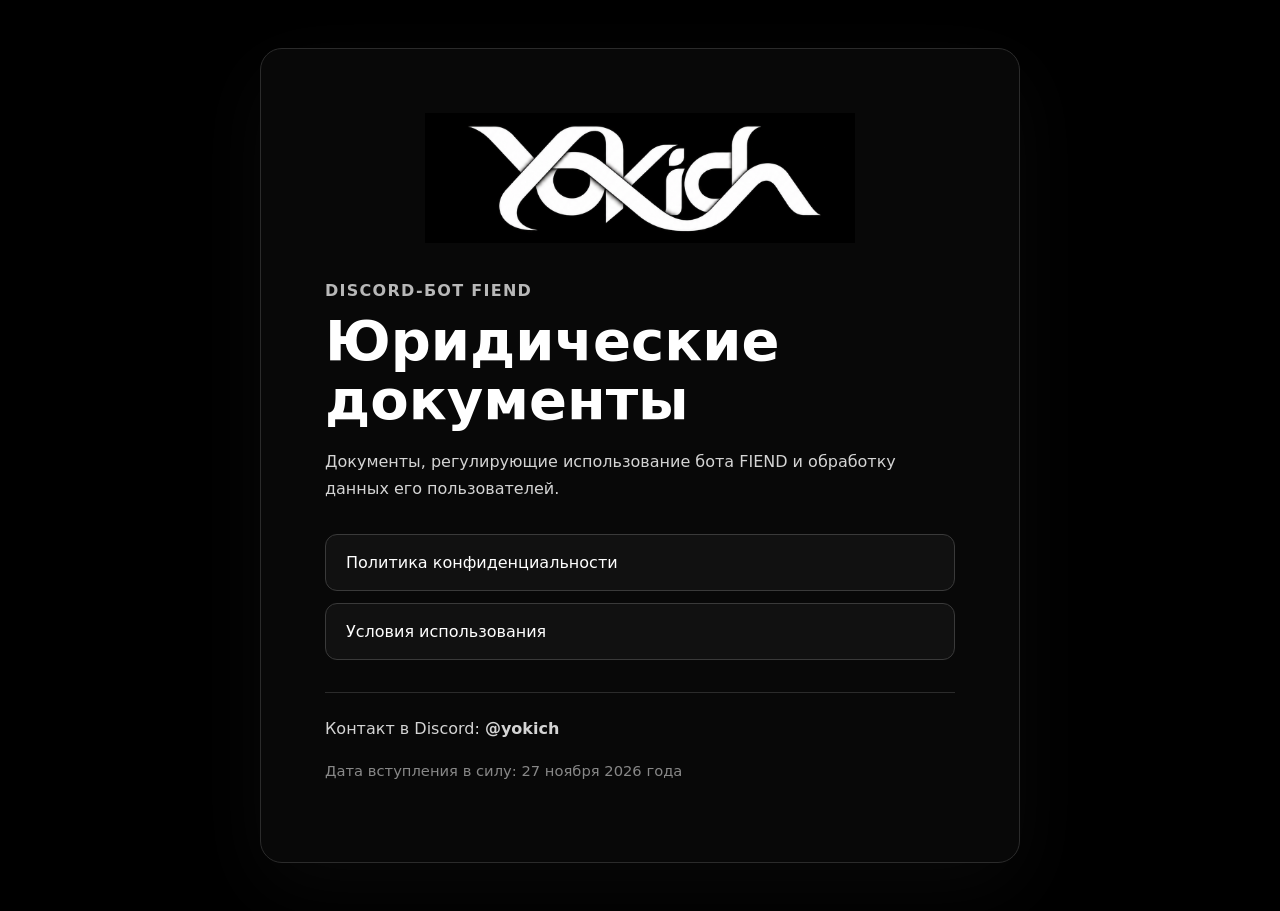
<file: index.html>
<!doctype html>
<html lang="ru">
<head>
  <meta charset="utf-8">
  <meta name="viewport" content="width=device-width, initial-scale=1">
  <meta name="description" content="Юридические документы Discord-бота FIEND">
  <title>FIEND — юридические документы</title>
  <link rel="stylesheet" href="style.css">
</head>
<body>
  <main class="card">
    <div class="brand-logo">
      <img src="logo.png" alt="Логотип FIEND">
    </div>
    <p class="eyebrow">Discord-бот FIEND</p>
    <h1>Юридические документы</h1>
    <p>Документы, регулирующие использование бота FIEND и обработку данных его пользователей.</p>
    <nav aria-label="Юридические документы">
      <a href="privacy.html">Политика конфиденциальности</a>
      <a href="terms.html">Условия использования</a>
    </nav>
    <p class="contact">Контакт в Discord: <strong>@yokich</strong></p>
    <p class="muted">Дата вступления в силу: 27 ноября 2026 года</p>
  </main>
</body>
</html>
</file>
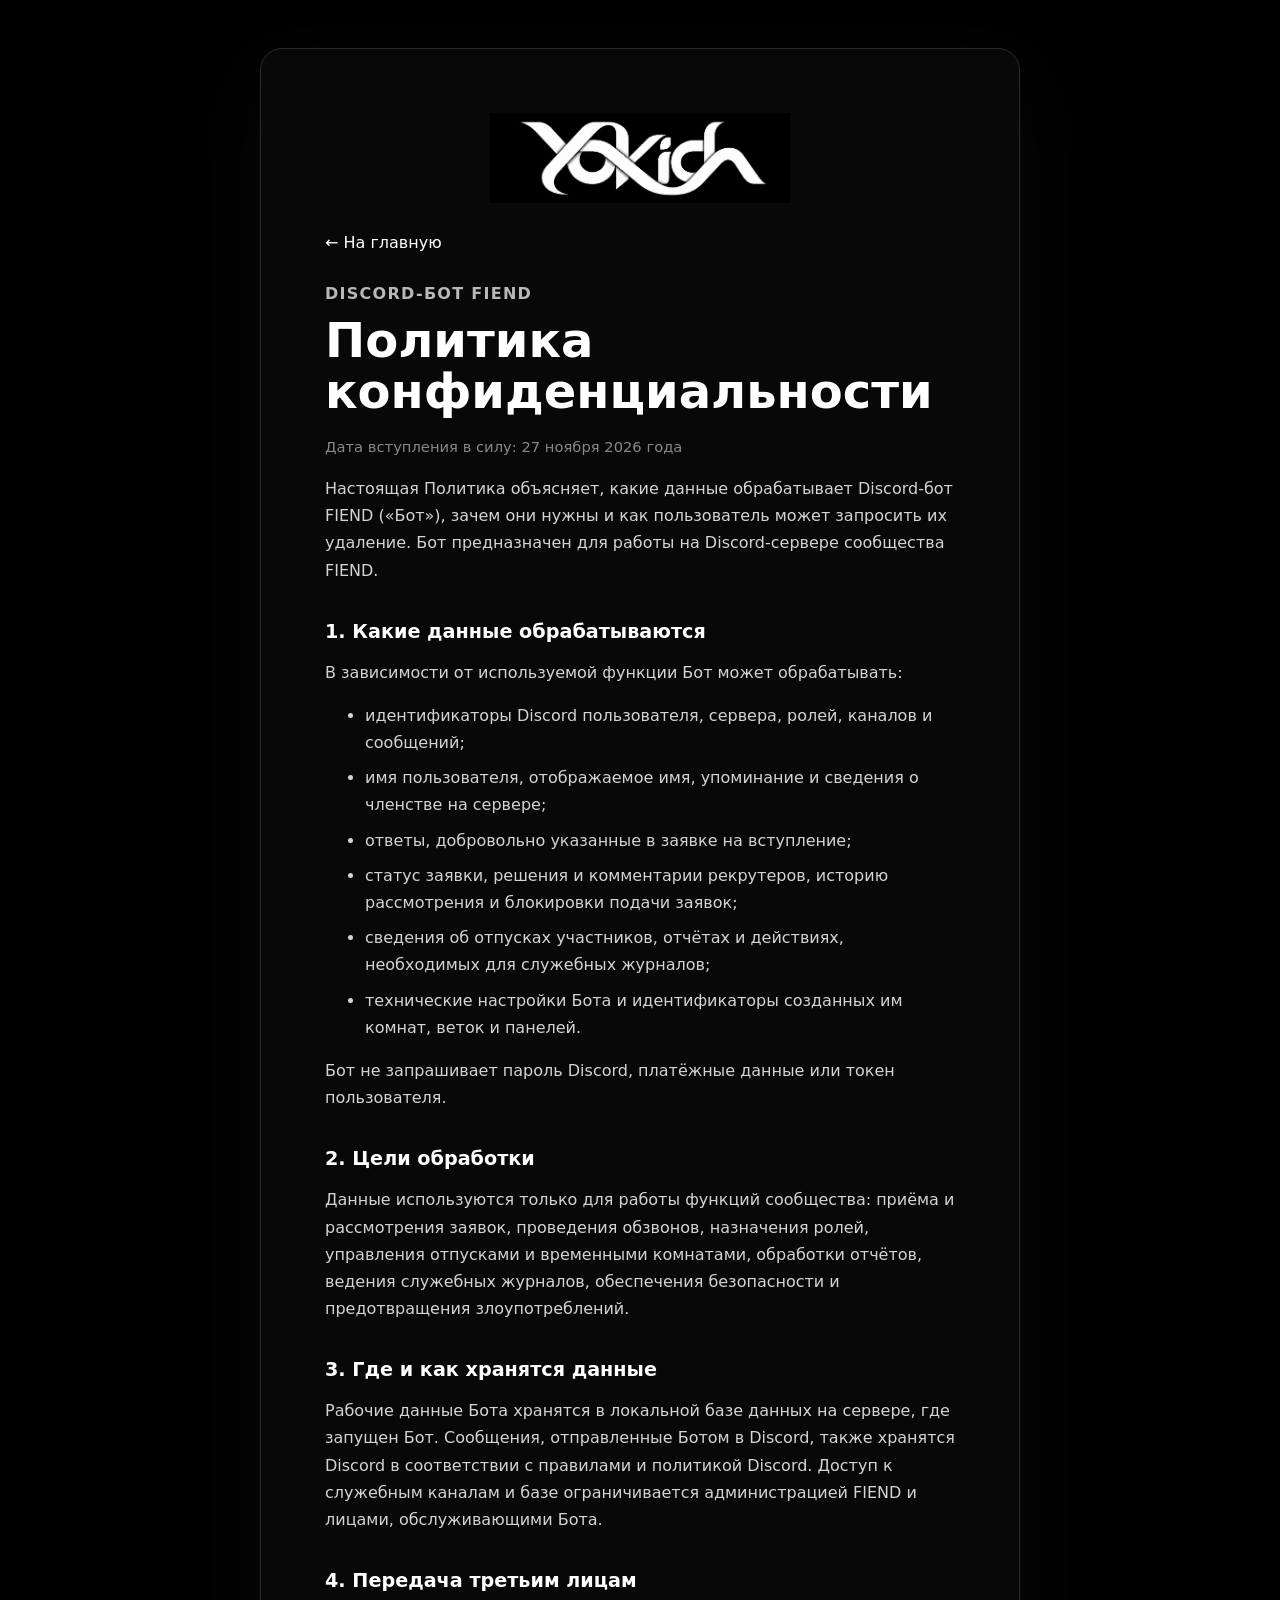
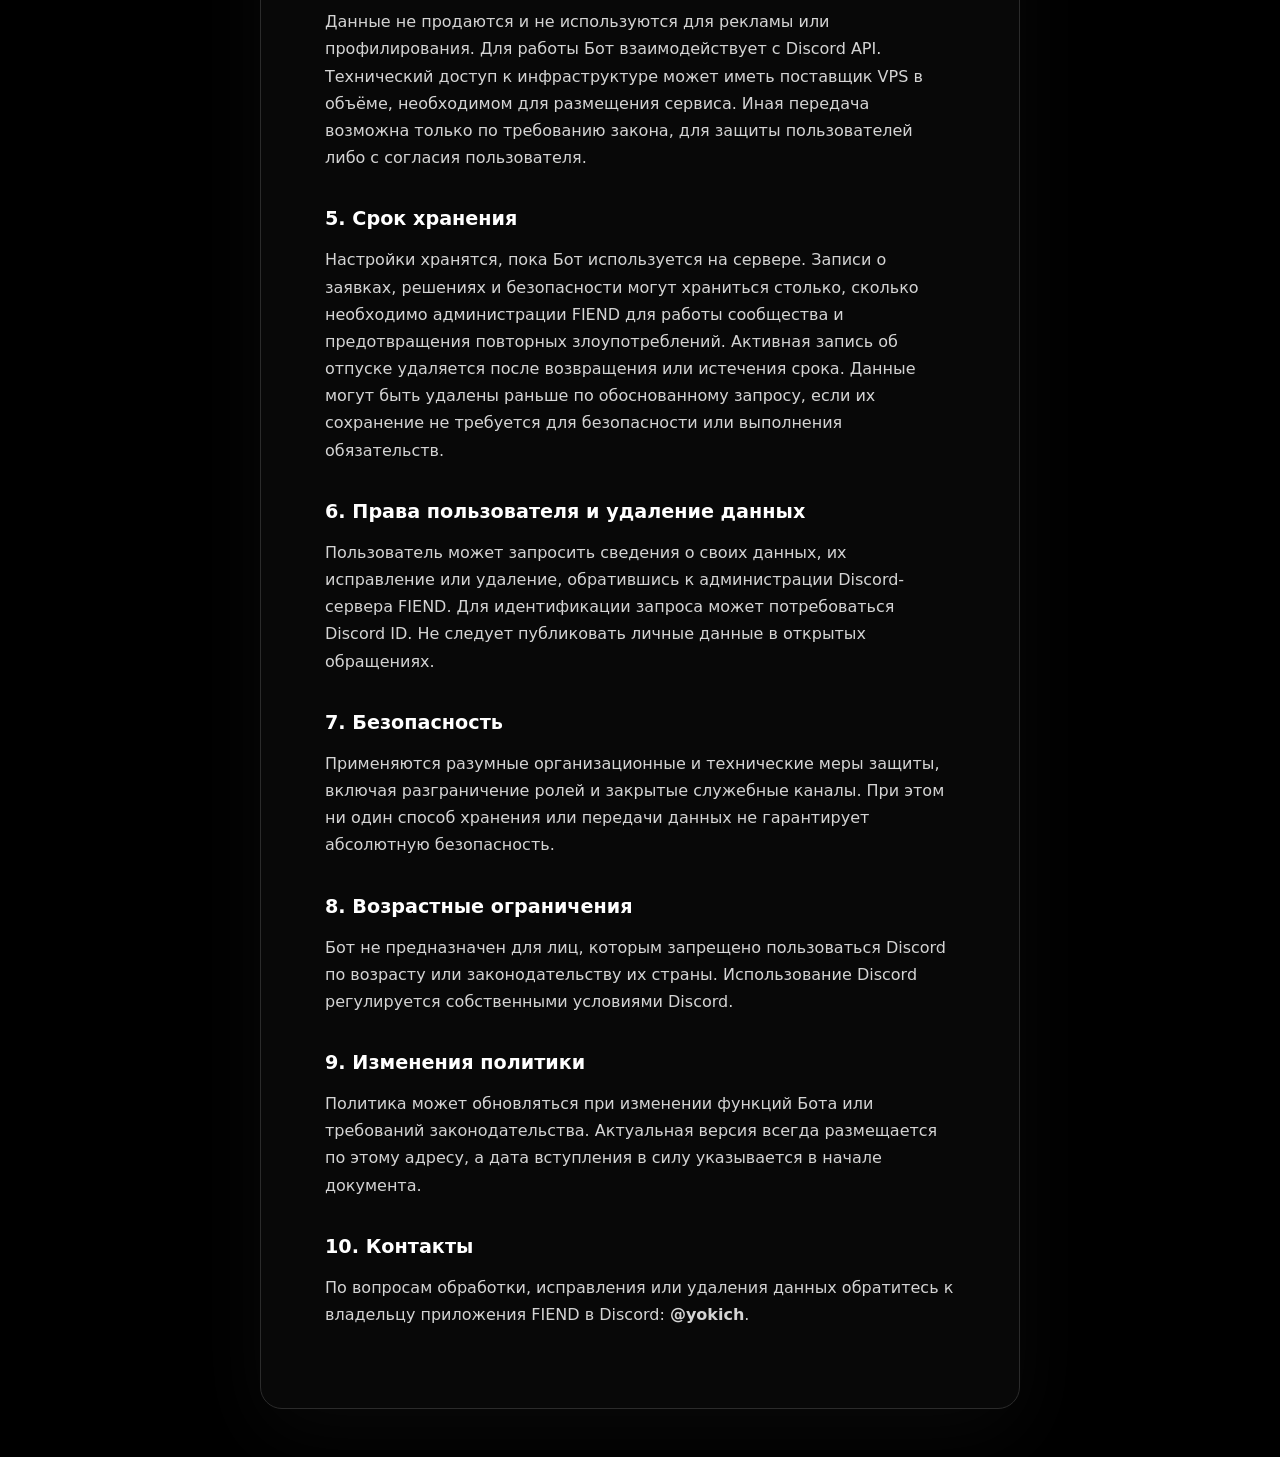
<file: privacy.html>
<!doctype html>
<html lang="ru">
<head>
  <meta charset="utf-8">
  <meta name="viewport" content="width=device-width, initial-scale=1">
  <meta name="description" content="Политика конфиденциальности Discord-бота FIEND">
  <title>Политика конфиденциальности — FIEND</title>
  <link rel="stylesheet" href="style.css">
</head>
<body>
  <main class="card document">
    <a class="brand-logo compact" href="index.html" aria-label="FIEND — на главную">
      <img src="logo.png" alt="Логотип FIEND">
    </a>
    <a class="back" href="index.html">← На главную</a>
    <p class="eyebrow">Discord-бот FIEND</p>
    <h1>Политика конфиденциальности</h1>
    <p class="muted">Дата вступления в силу: 27 ноября 2026 года</p>

    <p>Настоящая Политика объясняет, какие данные обрабатывает Discord-бот FIEND («Бот»), зачем они нужны и как пользователь может запросить их удаление. Бот предназначен для работы на Discord-сервере сообщества FIEND.</p>

    <h2>1. Какие данные обрабатываются</h2>
    <p>В зависимости от используемой функции Бот может обрабатывать:</p>
    <ul>
      <li>идентификаторы Discord пользователя, сервера, ролей, каналов и сообщений;</li>
      <li>имя пользователя, отображаемое имя, упоминание и сведения о членстве на сервере;</li>
      <li>ответы, добровольно указанные в заявке на вступление;</li>
      <li>статус заявки, решения и комментарии рекрутеров, историю рассмотрения и блокировки подачи заявок;</li>
      <li>сведения об отпусках участников, отчётах и действиях, необходимых для служебных журналов;</li>
      <li>технические настройки Бота и идентификаторы созданных им комнат, веток и панелей.</li>
    </ul>
    <p>Бот не запрашивает пароль Discord, платёжные данные или токен пользователя.</p>

    <h2>2. Цели обработки</h2>
    <p>Данные используются только для работы функций сообщества: приёма и рассмотрения заявок, проведения обзвонов, назначения ролей, управления отпусками и временными комнатами, обработки отчётов, ведения служебных журналов, обеспечения безопасности и предотвращения злоупотреблений.</p>

    <h2>3. Где и как хранятся данные</h2>
    <p>Рабочие данные Бота хранятся в локальной базе данных на сервере, где запущен Бот. Сообщения, отправленные Ботом в Discord, также хранятся Discord в соответствии с правилами и политикой Discord. Доступ к служебным каналам и базе ограничивается администрацией FIEND и лицами, обслуживающими Бота.</p>

    <h2>4. Передача третьим лицам</h2>
    <p>Данные не продаются и не используются для рекламы или профилирования. Для работы Бот взаимодействует с Discord API. Технический доступ к инфраструктуре может иметь поставщик VPS в объёме, необходимом для размещения сервиса. Иная передача возможна только по требованию закона, для защиты пользователей либо с согласия пользователя.</p>

    <h2>5. Срок хранения</h2>
    <p>Настройки хранятся, пока Бот используется на сервере. Записи о заявках, решениях и безопасности могут храниться столько, сколько необходимо администрации FIEND для работы сообщества и предотвращения повторных злоупотреблений. Активная запись об отпуске удаляется после возвращения или истечения срока. Данные могут быть удалены раньше по обоснованному запросу, если их сохранение не требуется для безопасности или выполнения обязательств.</p>

    <h2>6. Права пользователя и удаление данных</h2>
    <p>Пользователь может запросить сведения о своих данных, их исправление или удаление, обратившись к администрации Discord-сервера FIEND. Для идентификации запроса может потребоваться Discord ID. Не следует публиковать личные данные в открытых обращениях.</p>

    <h2>7. Безопасность</h2>
    <p>Применяются разумные организационные и технические меры защиты, включая разграничение ролей и закрытые служебные каналы. При этом ни один способ хранения или передачи данных не гарантирует абсолютную безопасность.</p>

    <h2>8. Возрастные ограничения</h2>
    <p>Бот не предназначен для лиц, которым запрещено пользоваться Discord по возрасту или законодательству их страны. Использование Discord регулируется собственными условиями Discord.</p>

    <h2>9. Изменения политики</h2>
    <p>Политика может обновляться при изменении функций Бота или требований законодательства. Актуальная версия всегда размещается по этому адресу, а дата вступления в силу указывается в начале документа.</p>

    <h2>10. Контакты</h2>
    <p>По вопросам обработки, исправления или удаления данных обратитесь к владельцу приложения FIEND в Discord: <strong>@yokich</strong>.</p>
  </main>
</body>
</html>
</file>
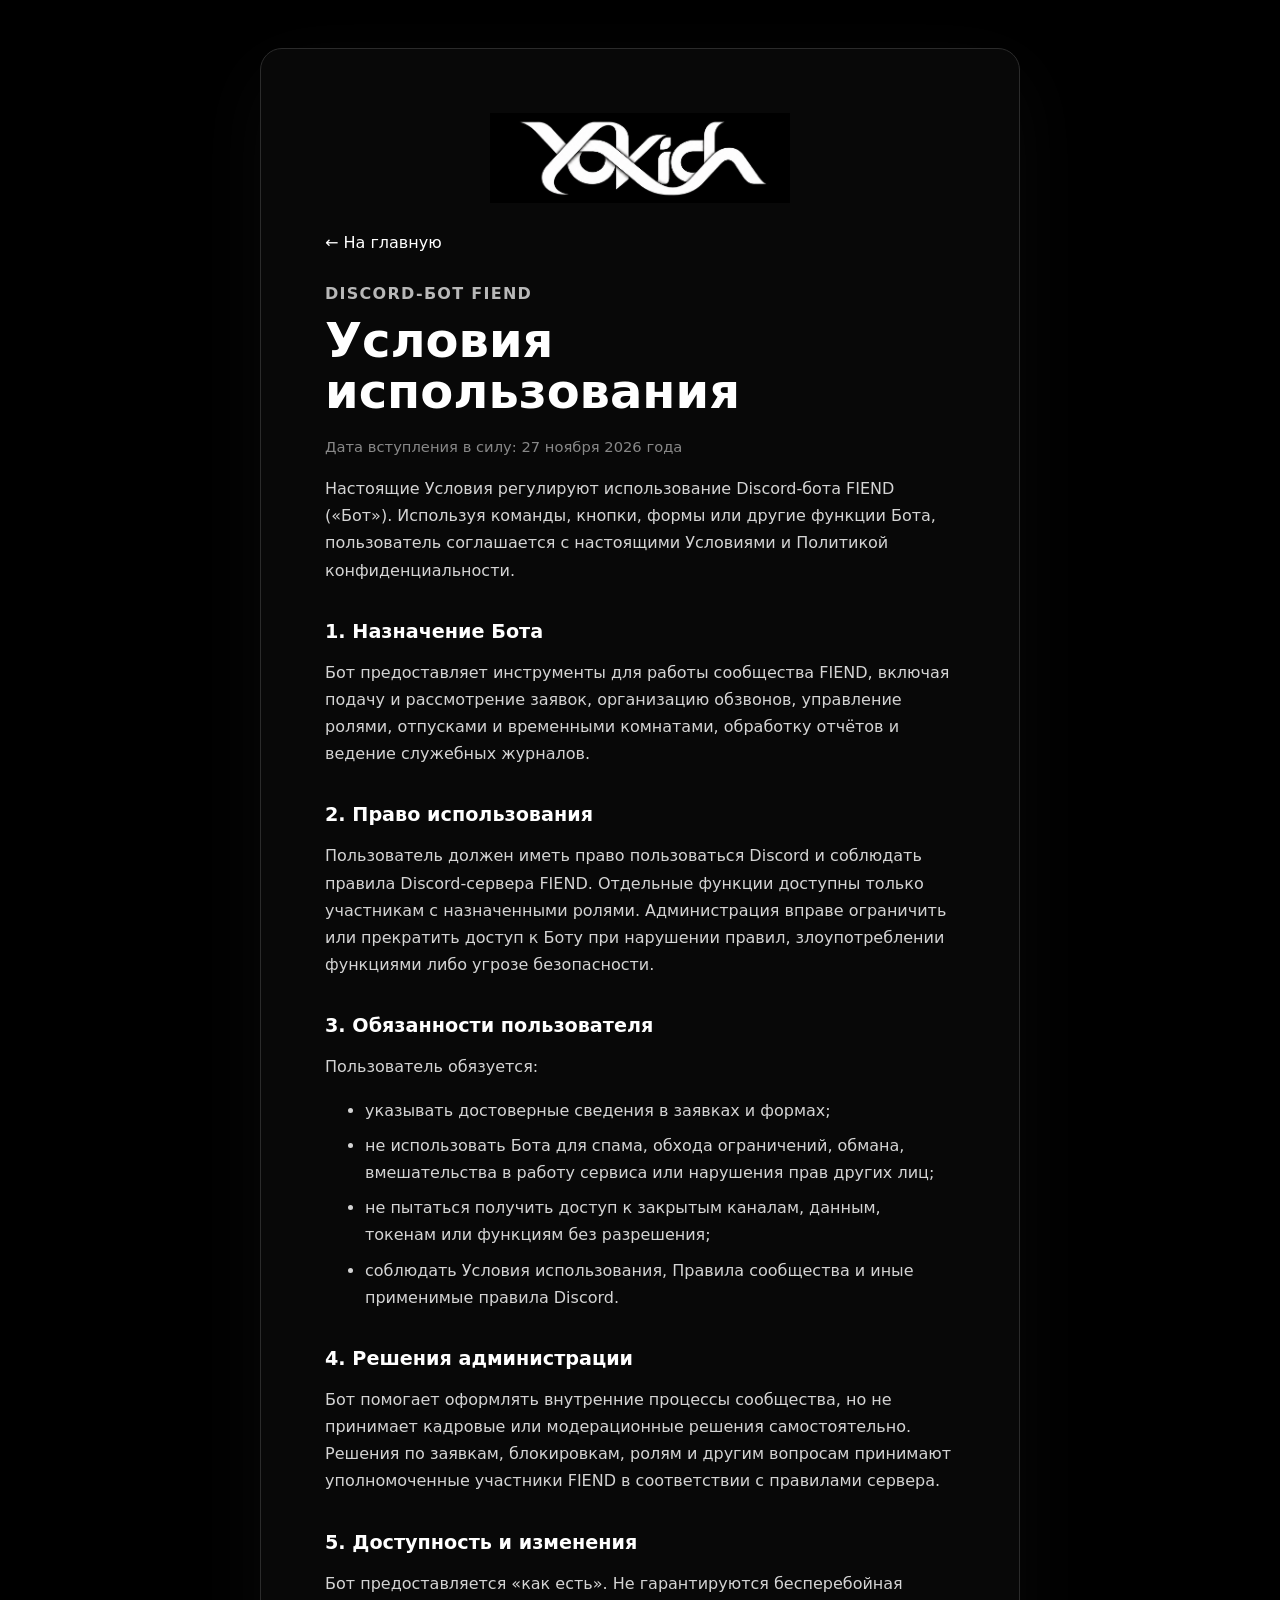
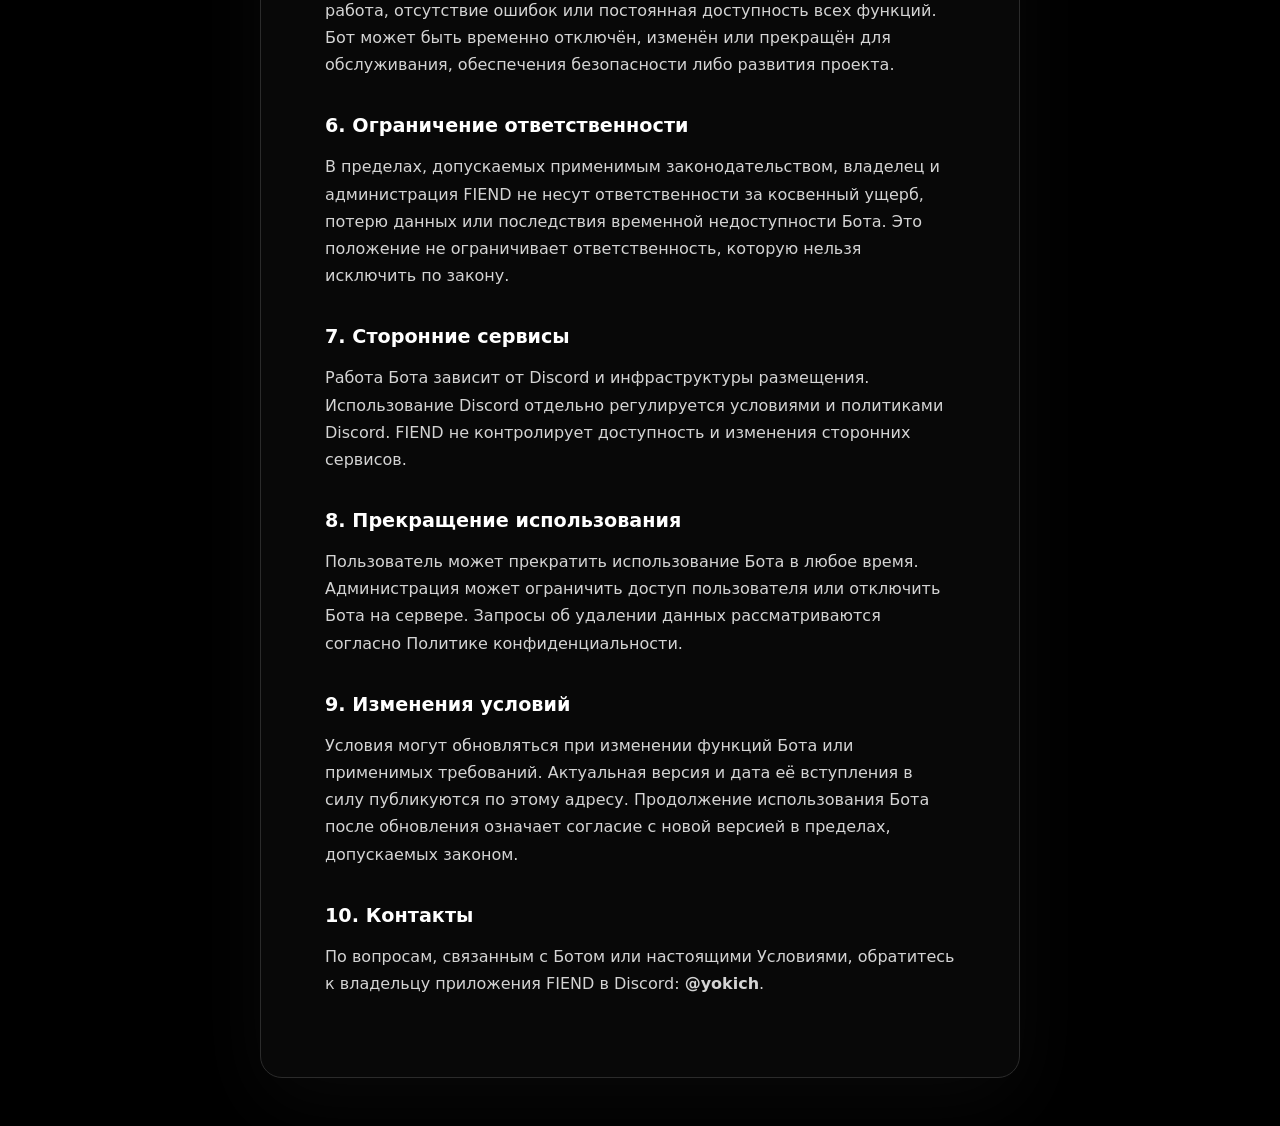
<file: terms.html>
<!doctype html>
<html lang="ru">
<head>
  <meta charset="utf-8">
  <meta name="viewport" content="width=device-width, initial-scale=1">
  <meta name="description" content="Условия использования Discord-бота FIEND">
  <title>Условия использования — FIEND</title>
  <link rel="stylesheet" href="style.css">
</head>
<body>
  <main class="card document">
    <a class="brand-logo compact" href="index.html" aria-label="FIEND — на главную">
      <img src="logo.png" alt="Логотип FIEND">
    </a>
    <a class="back" href="index.html">← На главную</a>
    <p class="eyebrow">Discord-бот FIEND</p>
    <h1>Условия использования</h1>
    <p class="muted">Дата вступления в силу: 27 ноября 2026 года</p>

    <p>Настоящие Условия регулируют использование Discord-бота FIEND («Бот»). Используя команды, кнопки, формы или другие функции Бота, пользователь соглашается с настоящими Условиями и Политикой конфиденциальности.</p>

    <h2>1. Назначение Бота</h2>
    <p>Бот предоставляет инструменты для работы сообщества FIEND, включая подачу и рассмотрение заявок, организацию обзвонов, управление ролями, отпусками и временными комнатами, обработку отчётов и ведение служебных журналов.</p>

    <h2>2. Право использования</h2>
    <p>Пользователь должен иметь право пользоваться Discord и соблюдать правила Discord-сервера FIEND. Отдельные функции доступны только участникам с назначенными ролями. Администрация вправе ограничить или прекратить доступ к Боту при нарушении правил, злоупотреблении функциями либо угрозе безопасности.</p>

    <h2>3. Обязанности пользователя</h2>
    <p>Пользователь обязуется:</p>
    <ul>
      <li>указывать достоверные сведения в заявках и формах;</li>
      <li>не использовать Бота для спама, обхода ограничений, обмана, вмешательства в работу сервиса или нарушения прав других лиц;</li>
      <li>не пытаться получить доступ к закрытым каналам, данным, токенам или функциям без разрешения;</li>
      <li>соблюдать Условия использования, Правила сообщества и иные применимые правила Discord.</li>
    </ul>

    <h2>4. Решения администрации</h2>
    <p>Бот помогает оформлять внутренние процессы сообщества, но не принимает кадровые или модерационные решения самостоятельно. Решения по заявкам, блокировкам, ролям и другим вопросам принимают уполномоченные участники FIEND в соответствии с правилами сервера.</p>

    <h2>5. Доступность и изменения</h2>
    <p>Бот предоставляется «как есть». Не гарантируются бесперебойная работа, отсутствие ошибок или постоянная доступность всех функций. Бот может быть временно отключён, изменён или прекращён для обслуживания, обеспечения безопасности либо развития проекта.</p>

    <h2>6. Ограничение ответственности</h2>
    <p>В пределах, допускаемых применимым законодательством, владелец и администрация FIEND не несут ответственности за косвенный ущерб, потерю данных или последствия временной недоступности Бота. Это положение не ограничивает ответственность, которую нельзя исключить по закону.</p>

    <h2>7. Сторонние сервисы</h2>
    <p>Работа Бота зависит от Discord и инфраструктуры размещения. Использование Discord отдельно регулируется условиями и политиками Discord. FIEND не контролирует доступность и изменения сторонних сервисов.</p>

    <h2>8. Прекращение использования</h2>
    <p>Пользователь может прекратить использование Бота в любое время. Администрация может ограничить доступ пользователя или отключить Бота на сервере. Запросы об удалении данных рассматриваются согласно Политике конфиденциальности.</p>

    <h2>9. Изменения условий</h2>
    <p>Условия могут обновляться при изменении функций Бота или применимых требований. Актуальная версия и дата её вступления в силу публикуются по этому адресу. Продолжение использования Бота после обновления означает согласие с новой версией в пределах, допускаемых законом.</p>

    <h2>10. Контакты</h2>
    <p>По вопросам, связанным с Ботом или настоящими Условиями, обратитесь к владельцу приложения FIEND в Discord: <strong>@yokich</strong>.</p>
  </main>
</body>
</html>
</file>
<file: style.css>
:root {
  color-scheme: dark;
  font-family: Inter, ui-sans-serif, system-ui, -apple-system, BlinkMacSystemFont, "Segoe UI", sans-serif;
  background: #000;
  color: #fff;
}

* { box-sizing: border-box; }

body {
  margin: 0;
  min-height: 100vh;
  padding: 48px 20px;
  background: #000;
}

.card {
  width: min(760px, 100%);
  margin: 0 auto;
  padding: clamp(28px, 6vw, 64px);
  border: 1px solid #2b2b2b;
  border-radius: 22px;
  background: #080808;
  box-shadow: 0 24px 80px rgba(255, 255, 255, .035);
}

h1 { margin: 8px 0 18px; font-size: clamp(2rem, 7vw, 3.5rem); line-height: 1.05; }
h2 { margin: 36px 0 10px; font-size: 1.2rem; }
p, li { color: #d4d4d4; line-height: 1.7; }
li + li { margin-top: 8px; }
a { color: #fff; }

nav {
  display: grid;
  gap: 12px;
  margin: 32px 0;
}

nav a {
  padding: 18px 20px;
  border: 1px solid #3a3a3a;
  border-radius: 12px;
  color: #fff;
  text-decoration: none;
  background: #111;
}

nav a:hover { border-color: #fff; background: #191919; }
.eyebrow { margin: 0; color: #b8b8b8; font-weight: 700; letter-spacing: .08em; text-transform: uppercase; }
.muted { color: #888; font-size: .92rem; }
.back { display: inline-block; margin-bottom: 28px; text-decoration: none; }
.document h1 { font-size: clamp(2rem, 6vw, 3rem); }

.brand-logo {
  width: min(430px, 100%);
  height: clamp(92px, 22vw, 130px);
  margin: 0 auto 34px;
  overflow: hidden;
  display: block;
  background: #000;
}

.brand-logo img {
  width: 100%;
  height: 100%;
  display: block;
  object-fit: cover;
  object-position: center;
}

.brand-logo.compact {
  width: min(300px, 76%);
  height: 90px;
  margin-bottom: 30px;
}

.contact {
  margin-top: 30px;
  padding-top: 22px;
  border-top: 1px solid #2b2b2b;
}
</file>
